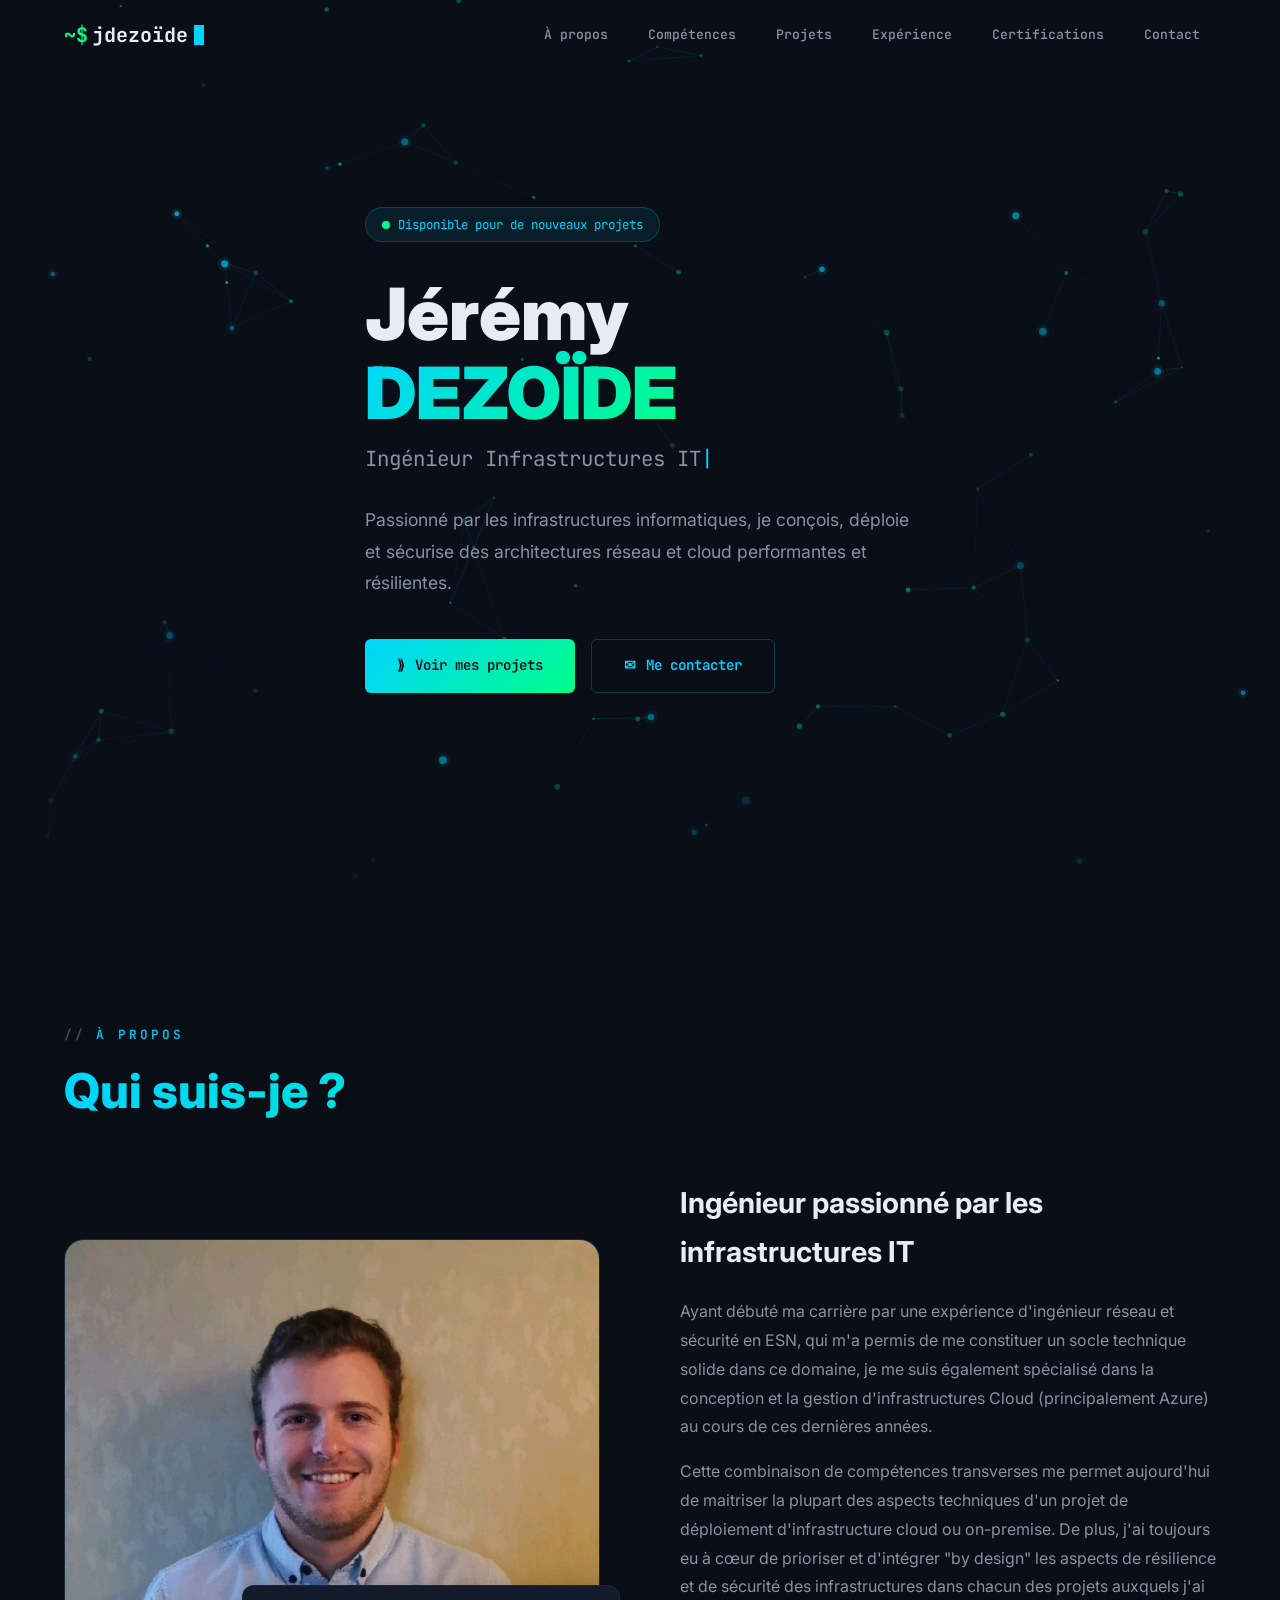
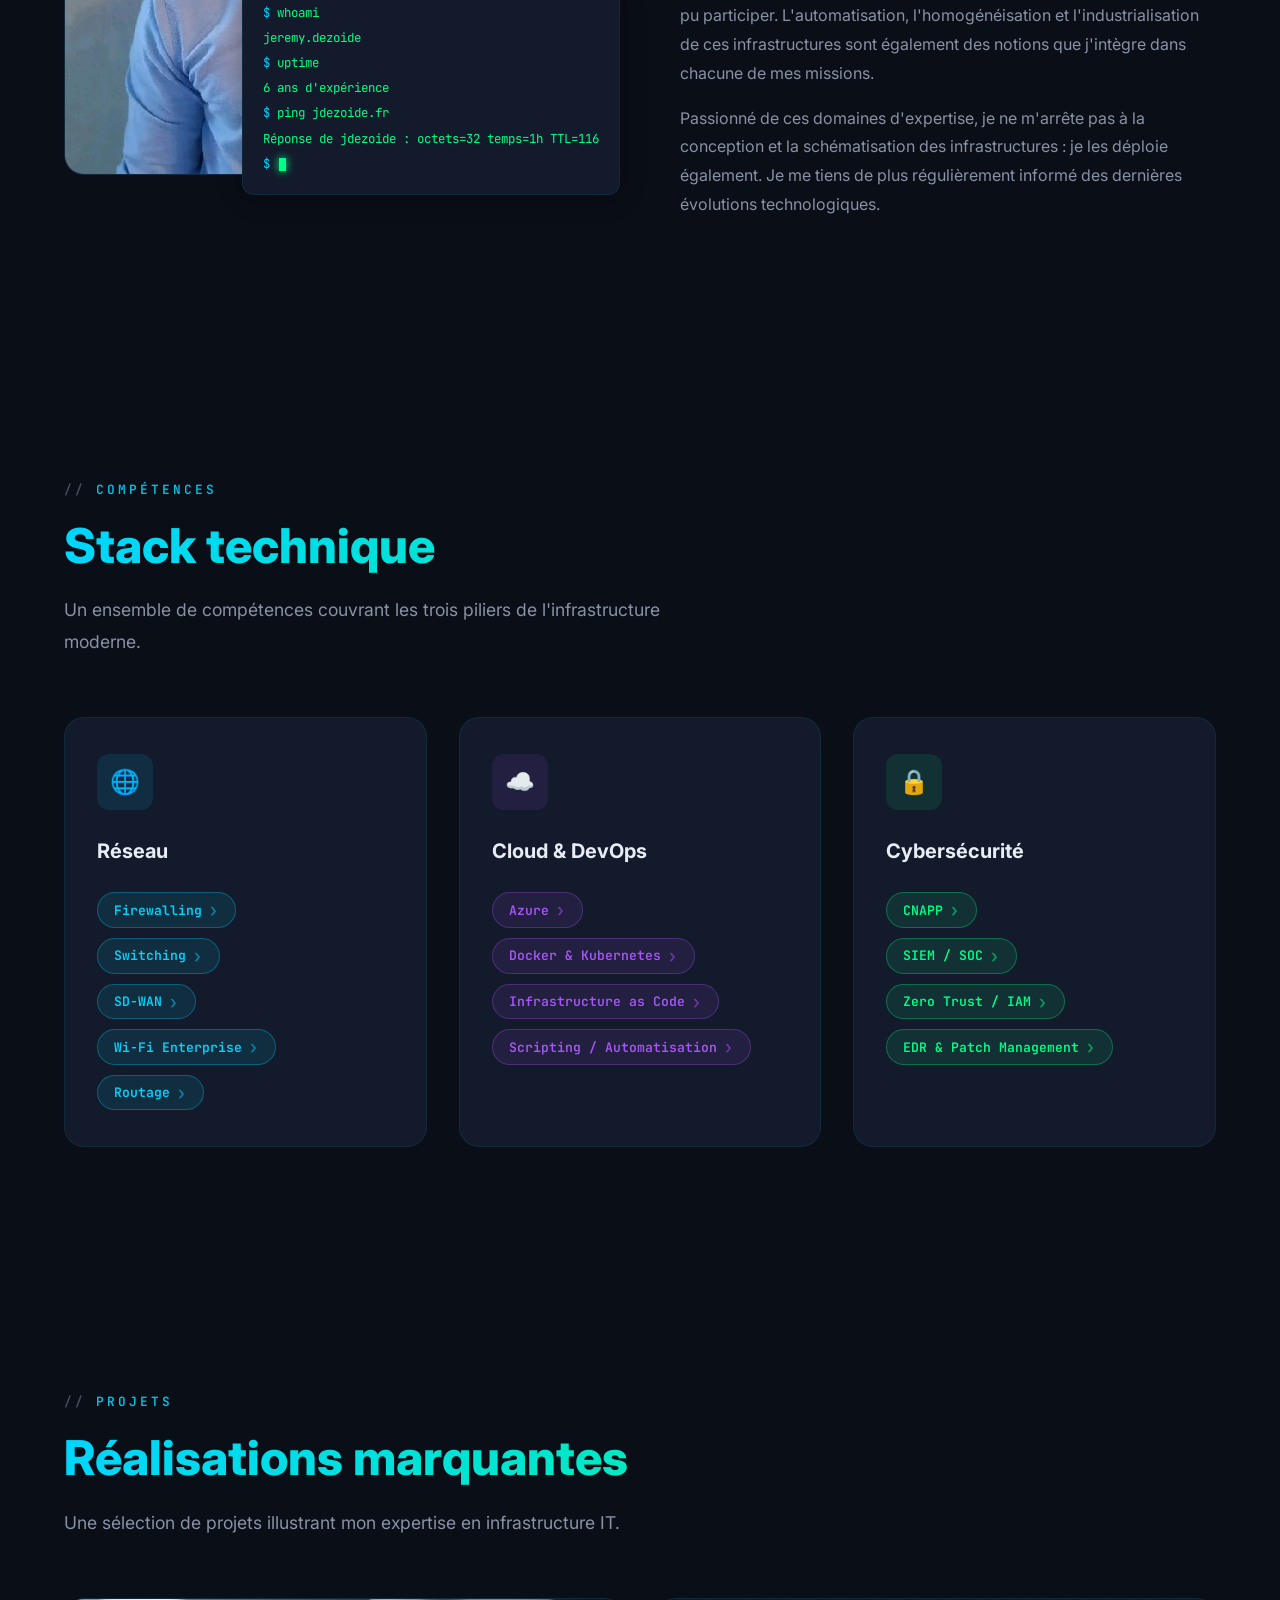
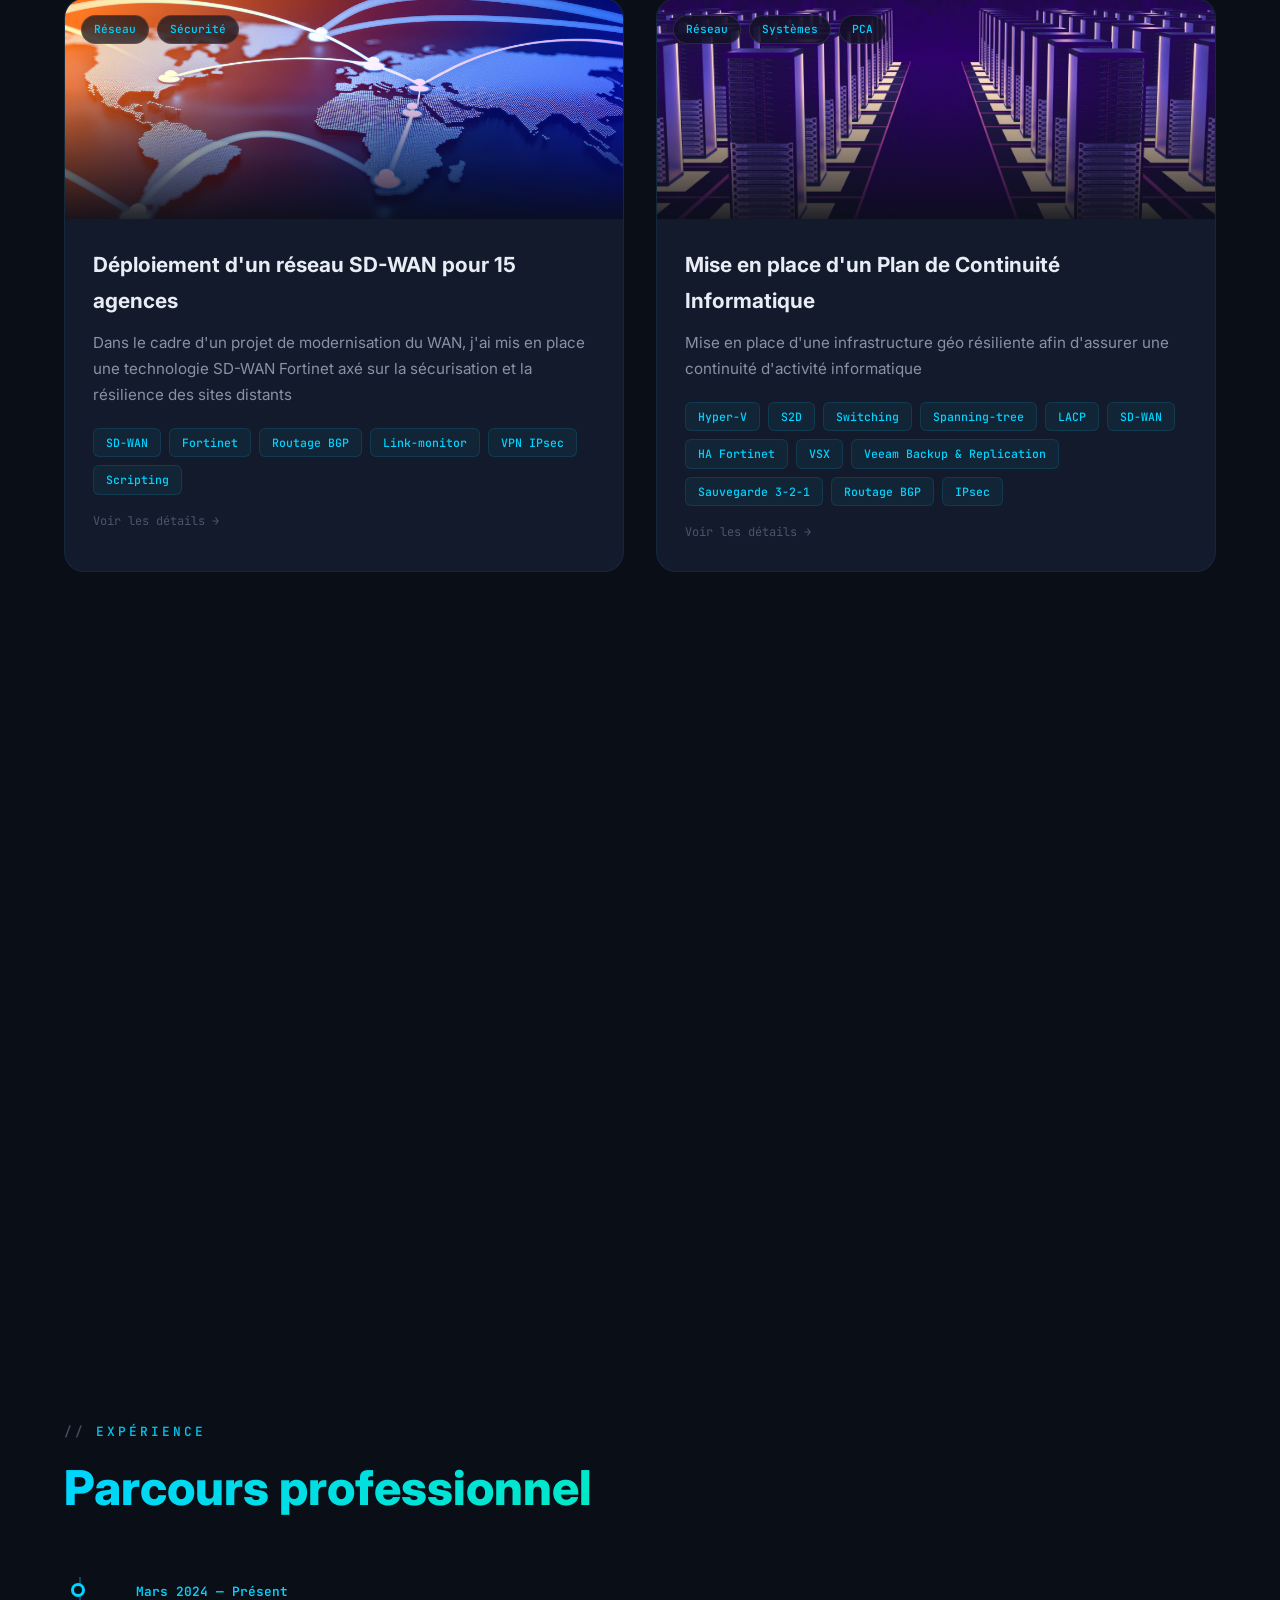
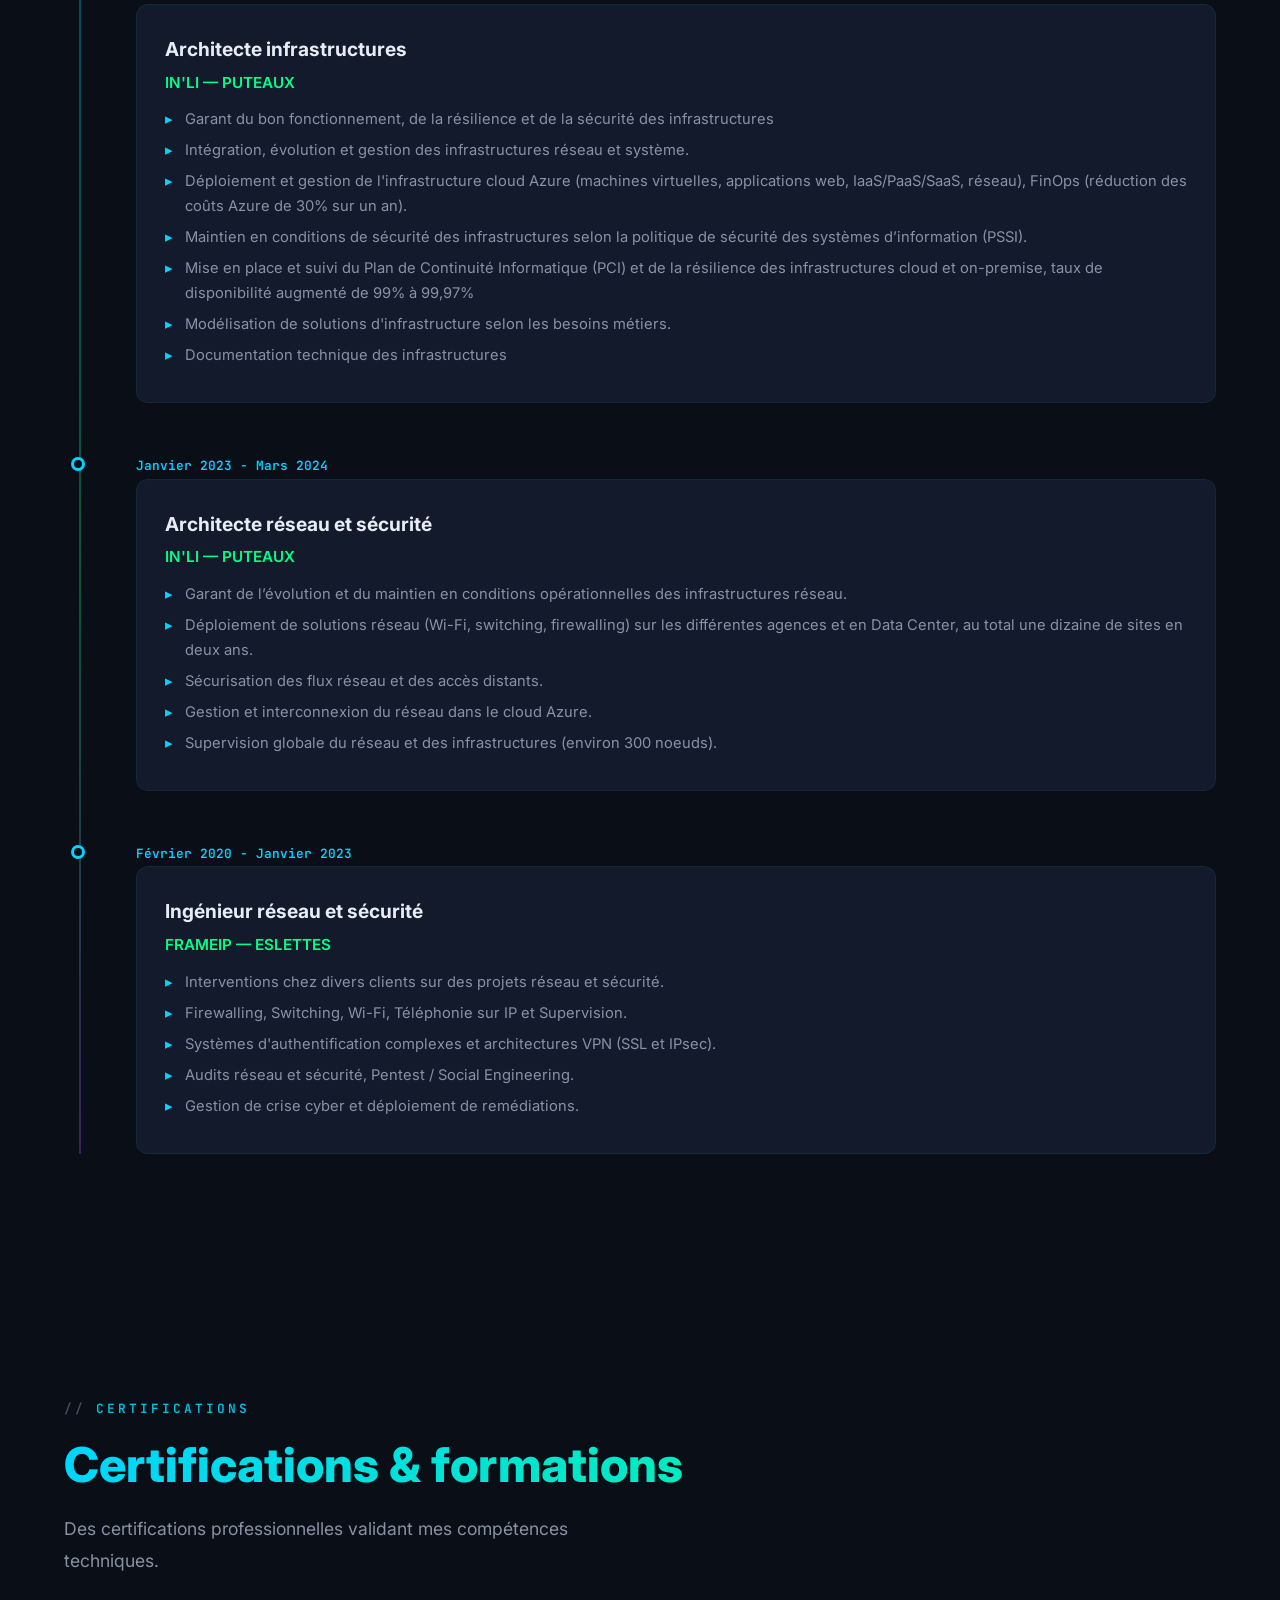
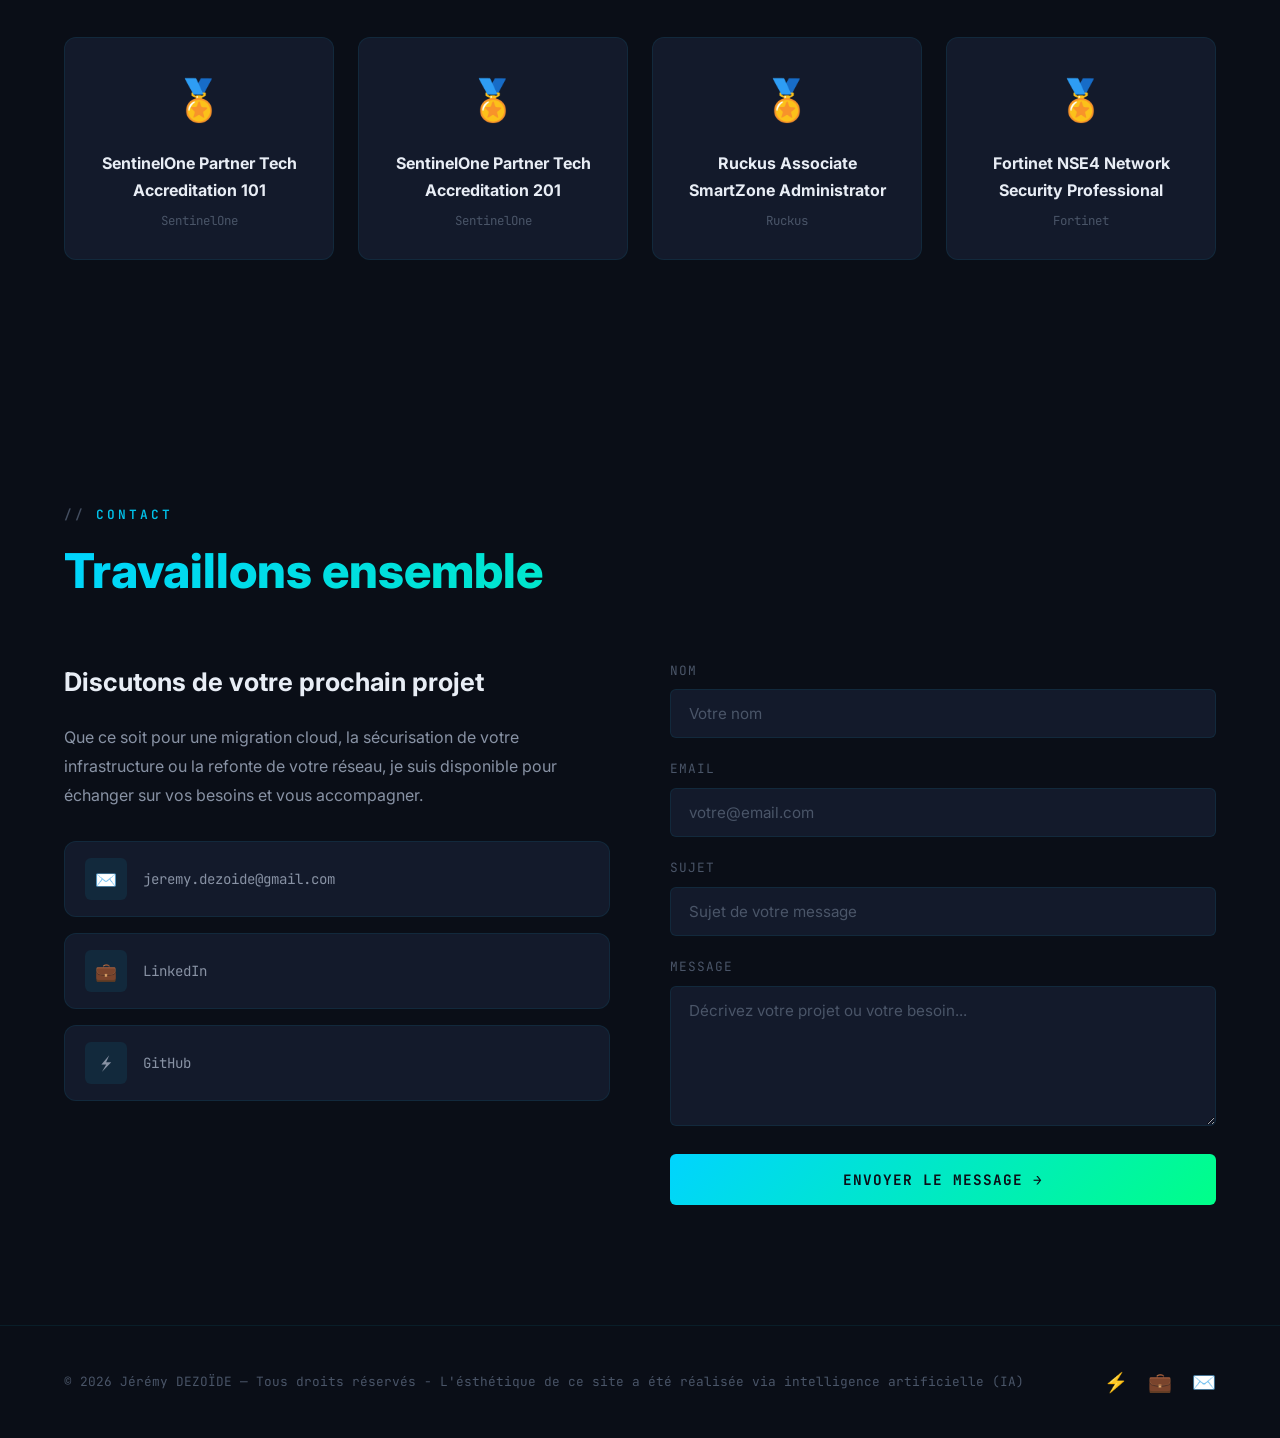
<file: index.html>
<!DOCTYPE html>
<html lang="fr">
<head>
  <meta charset="UTF-8">
  <meta name="viewport" content="width=device-width, initial-scale=1.0">
  <meta name="description" content="Portfolio de Jérémy Dezoïde — Ingénieur Infrastructures IT spécialisé en réseau, cloud et cybersécurité. Découvrez mes projets et compétences.">
  <meta name="keywords" content="infrastructure IT, réseau, cloud, cybersécurité, DevOps, portfolio, Jérémy Dezoïde">
  <meta name="author" content="Jérémy Dezoïde">
  <meta name="theme-color" content="#0a0e17">
  <title>Jérémy Dezoïde — Ingénieur Infrastructures IT</title>
  <link rel="stylesheet" href="style.css">
  <link rel="icon" href="data:image/svg+xml,<svg xmlns='http://www.w3.org/2000/svg' viewBox='0 0 100 100'><text y='.9em' font-size='90'>⚡</text></svg>">
</head>
<body>

  <!-- ==================== NAVBAR ==================== -->
  <nav class="navbar" id="navbar">
    <div class="container">
      <a href="#hero" class="nav-logo">
        <span class="prompt">~$</span> <span id="nav-logo-text">jdezoide</span><span class="cursor-blink"></span>
      </a>
      <div class="nav-links" id="nav-links">
        <a href="#about">À propos</a>
        <a href="#skills">Compétences</a>
        <a href="#projects">Projets</a>
        <a href="#experience">Expérience</a>
        <a href="#certifications">Certifications</a>
        <a href="#contact">Contact</a>
      </div>
      <button class="nav-burger" id="nav-burger" aria-label="Menu de navigation">
        <span></span>
        <span></span>
        <span></span>
      </button>
    </div>
  </nav>

  <!-- ==================== HERO ==================== -->
  <section class="hero" id="hero">
    <canvas id="network-canvas"></canvas>
    <div class="hero-gradient"></div>
    <div class="container">
      <div class="hero-content">
        <div class="hero-badge">
          <span class="status-dot"></span>
          <span id="hero-badge-text"></span>
        </div>
        <h1 class="hero-name">
          <span class="first-name" id="hero-first-name"></span><br>
          <span class="last-name" id="hero-last-name"></span>
        </h1>
        <p class="hero-title">
          <span id="typed-text"></span><span class="typed-cursor">|</span>
        </p>
        <p class="hero-description" id="hero-description"></p>
        <div class="hero-buttons">
          <a href="#projects" class="btn btn-primary">
            <span>⟫</span> Voir mes projets
          </a>
          <a href="#contact" class="btn btn-secondary">
            <span>✉</span> Me contacter
          </a>
        </div>
      </div>
    </div>
  </section>

  <!-- ==================== ABOUT ==================== -->
  <section class="section" id="about">
    <div class="container">
      <div class="reveal">
        <span class="section-label">À propos</span>
        <h2 class="section-title">Qui suis-je ?</h2>
      </div>
      <div class="about-grid">
        <div class="about-image-wrapper reveal reveal-delay-1">
          <div class="about-image-frame">
            <div class="about-avatar-placeholder">
              👨‍💻
            </div>
          </div>
          <div class="about-terminal-deco" id="about-terminal"></div>
        </div>
        <div class="about-text reveal reveal-delay-2">
          <h3 id="about-title"></h3>
          <div id="about-paragraphs"></div>
        </div>
      </div>
    </div>
  </section>

  <!-- ==================== SKILLS ==================== -->
  <section class="section" id="skills">
    <div class="container">
      <div class="reveal">
        <span class="section-label">Compétences</span>
        <h2 class="section-title">Stack technique</h2>
        <p class="section-description">
          Un ensemble de compétences couvrant les trois piliers de l'infrastructure moderne.
        </p>
      </div>
      <div class="skills-grid" id="skills-grid"></div>
    </div>
  </section>

  <!-- ==================== PROJECTS ==================== -->
  <section class="section" id="projects">
    <div class="container">
      <div class="reveal">
        <span class="section-label">Projets</span>
        <h2 class="section-title">Réalisations marquantes</h2>
        <p class="section-description">
          Une sélection de projets illustrant mon expertise en infrastructure IT.
        </p>
      </div>
      <div class="projects-grid" id="projects-grid"></div>
    </div>
  </section>

  <!-- ==================== EXPERIENCE ==================== -->
  <section class="section" id="experience">
    <div class="container">
      <div class="reveal">
        <span class="section-label">Expérience</span>
        <h2 class="section-title">Parcours professionnel</h2>
      </div>
      <div class="timeline" id="timeline"></div>
    </div>
  </section>

  <!-- ==================== CERTIFICATIONS ==================== -->
  <section class="section" id="certifications">
    <div class="container">
      <div class="reveal">
        <span class="section-label">Certifications</span>
        <h2 class="section-title">Certifications & formations</h2>
        <p class="section-description">
          Des certifications professionnelles validant mes compétences techniques.
        </p>
      </div>
      <div class="certifications-grid" id="certifications-grid"></div>
    </div>
  </section>

  <!-- ==================== CONTACT ==================== -->
  <section class="section" id="contact">
    <div class="container">
      <div class="reveal">
        <span class="section-label">Contact</span>
        <h2 class="section-title">Travaillons ensemble</h2>
      </div>
      <div class="contact-grid">
        <div class="contact-info reveal reveal-delay-1">
          <h3 id="contact-title"></h3>
          <p id="contact-description"></p>
          <div class="contact-links" id="contact-links"></div>
        </div>
        <form class="contact-form reveal reveal-delay-2" id="contact-form">
          <div class="form-group">
            <label for="name">Nom</label>
            <input type="text" id="name" name="name" placeholder="Votre nom" required>
          </div>
          <div class="form-group">
            <label for="email">Email</label>
            <input type="email" id="email" name="email" placeholder="votre@email.com" required>
          </div>
          <div class="form-group">
            <label for="subject">Sujet</label>
            <input type="text" id="subject" name="subject" placeholder="Sujet de votre message">
          </div>
          <div class="form-group">
            <label for="message">Message</label>
            <textarea id="message" name="message" placeholder="Décrivez votre projet ou votre besoin..." required></textarea>
          </div>
          <button type="submit" class="btn-submit">Envoyer le message →</button>
        </form>
      </div>
    </div>
  </section>

  <!-- ==================== FOOTER ==================== -->
  <footer class="footer">
    <div class="container">
      <div class="footer-content">
        <p class="footer-text" id="footer-text"></p>
        <div class="footer-links" id="footer-links"></div>
      </div>
    </div>
  </footer>

  <script src="script.js"></script>
</body>
</html>
</file>
<file: style.css>
/* ============================================
   PORTFOLIO — JÉRÉMY DEZOÏDE
   Thème : Infrastructures IT / Cybersécurité
   ============================================ */

/* ---------- Google Fonts ---------- */
@import url('https://fonts.googleapis.com/css2?family=Inter:wght@300;400;500;600;700;800;900&family=JetBrains+Mono:wght@400;500;600;700&display=swap');

/* ---------- CSS Variables (Design Tokens) ---------- */
:root {
  /* Colors */
  --bg-primary: #0a0e17;
  --bg-secondary: #0f1623;
  --bg-card: #131a2b;
  --bg-card-hover: #182035;
  --border-subtle: rgba(0, 212, 255, 0.08);
  --border-glow: rgba(0, 212, 255, 0.25);

  --accent-cyan: #00d4ff;
  --accent-green: #00ff88;
  --accent-purple: #a855f7;
  --accent-orange: #ff6b35;
  --accent-red: #ff3860;

  --text-primary: #e8edf5;
  --text-secondary: #8892a4;
  --text-muted: #4a5568;

  --gradient-main: linear-gradient(135deg, #00d4ff 0%, #00ff88 100%);
  --gradient-hero: linear-gradient(180deg, rgba(10, 14, 23, 0) 0%, #0a0e17 100%);
  --gradient-card: linear-gradient(135deg, rgba(0, 212, 255, 0.05) 0%, rgba(0, 255, 136, 0.02) 100%);

  /* Typography */
  --font-sans: 'Inter', -apple-system, BlinkMacSystemFont, sans-serif;
  --font-mono: 'JetBrains Mono', 'Fira Code', monospace;

  /* Spacing */
  --section-padding: 120px 0;
  --container-width: 1200px;
  --container-padding: 0 24px;

  /* Transitions */
  --transition-fast: 0.2s cubic-bezier(0.4, 0, 0.2, 1);
  --transition-base: 0.35s cubic-bezier(0.4, 0, 0.2, 1);
  --transition-slow: 0.6s cubic-bezier(0.4, 0, 0.2, 1);

  /* Shadows */
  --shadow-glow-sm: 0 0 15px rgba(0, 212, 255, 0.15);
  --shadow-glow-md: 0 0 30px rgba(0, 212, 255, 0.2);
  --shadow-glow-lg: 0 0 60px rgba(0, 212, 255, 0.15);
  --shadow-card: 0 4px 24px rgba(0, 0, 0, 0.3);

  /* Border Radius */
  --radius-sm: 6px;
  --radius-md: 12px;
  --radius-lg: 20px;
  --radius-full: 9999px;
}

/* ---------- Reset & Base ---------- */
*,
*::before,
*::after {
  margin: 0;
  padding: 0;
  box-sizing: border-box;
}

html {
  scroll-behavior: smooth;
  scroll-padding-top: 80px;
  font-size: 16px;
}

body {
  font-family: var(--font-sans);
  background-color: var(--bg-primary);
  color: var(--text-primary);
  line-height: 1.7;
  overflow-x: hidden;
  -webkit-font-smoothing: antialiased;
  -moz-osx-font-smoothing: grayscale;
}

a {
  text-decoration: none;
  color: inherit;
}

ul, ol {
  list-style: none;
}

img {
  max-width: 100%;
  display: block;
}

button {
  font-family: inherit;
  cursor: pointer;
  border: none;
  background: none;
}

/* ---------- Utilities ---------- */
.container {
  max-width: var(--container-width);
  margin: 0 auto;
  padding: var(--container-padding);
}

.section {
  padding: var(--section-padding);
  position: relative;
}

.section-label {
  display: inline-flex;
  align-items: center;
  gap: 10px;
  font-family: var(--font-mono);
  font-size: 0.8rem;
  font-weight: 600;
  color: var(--accent-cyan);
  text-transform: uppercase;
  letter-spacing: 3px;
  margin-bottom: 16px;
  opacity: 0.9;
}

.section-label::before {
  content: '//';
  color: var(--text-muted);
}

.section-title {
  font-size: clamp(2rem, 4vw, 3rem);
  font-weight: 800;
  line-height: 1.2;
  margin-bottom: 20px;
  background: var(--gradient-main);
  -webkit-background-clip: text;
  -webkit-text-fill-color: transparent;
  background-clip: text;
}

.section-description {
  font-size: 1.1rem;
  color: var(--text-secondary);
  max-width: 600px;
  line-height: 1.8;
}

.highlight {
  color: var(--accent-cyan);
  font-weight: 600;
}

/* ---------- Scanlines Overlay ---------- */
body::after {
  content: '';
  position: fixed;
  top: 0;
  left: 0;
  width: 100%;
  height: 100%;
  pointer-events: none;
  z-index: 9999;
  background: repeating-linear-gradient(
    0deg,
    transparent,
    transparent 2px,
    rgba(0, 212, 255, 0.008) 2px,
    rgba(0, 212, 255, 0.008) 4px
  );
}

/* ---------- NAVBAR ---------- */
.navbar {
  position: fixed;
  top: 0;
  left: 0;
  width: 100%;
  z-index: 1000;
  padding: 16px 0;
  transition: var(--transition-base);
  backdrop-filter: blur(0px);
}

.navbar.scrolled {
  padding: 10px 0;
  background: rgba(10, 14, 23, 0.85);
  backdrop-filter: blur(20px) saturate(180%);
  border-bottom: 1px solid var(--border-subtle);
}

.navbar .container {
  display: flex;
  align-items: center;
  justify-content: space-between;
}

.nav-logo {
  font-family: var(--font-mono);
  font-size: 1.25rem;
  font-weight: 700;
  color: var(--text-primary);
  display: flex;
  align-items: center;
  gap: 4px;
}

.nav-logo .prompt {
  color: var(--accent-green);
}

.nav-logo .cursor-blink {
  display: inline-block;
  width: 10px;
  height: 20px;
  background: var(--accent-cyan);
  animation: blink 1s step-end infinite;
  margin-left: 2px;
  vertical-align: middle;
}

@keyframes blink {
  0%, 100% { opacity: 1; }
  50% { opacity: 0; }
}

.nav-links {
  display: flex;
  align-items: center;
  gap: 8px;
}

.nav-links a {
  font-family: var(--font-mono);
  font-size: 0.82rem;
  font-weight: 500;
  color: var(--text-secondary);
  padding: 8px 16px;
  border-radius: var(--radius-sm);
  transition: var(--transition-fast);
  position: relative;
}

.nav-links a:hover,
.nav-links a.active {
  color: var(--accent-cyan);
  background: rgba(0, 212, 255, 0.06);
}

.nav-links a::after {
  content: '';
  position: absolute;
  bottom: 4px;
  left: 50%;
  transform: translateX(-50%) scaleX(0);
  width: 20px;
  height: 2px;
  background: var(--accent-cyan);
  border-radius: var(--radius-full);
  transition: var(--transition-fast);
}

.nav-links a:hover::after,
.nav-links a.active::after {
  transform: translateX(-50%) scaleX(1);
}

/* Mobile Burger */
.nav-burger {
  display: none;
  flex-direction: column;
  gap: 5px;
  padding: 8px;
  z-index: 1001;
}

.nav-burger span {
  display: block;
  width: 24px;
  height: 2px;
  background: var(--text-primary);
  border-radius: var(--radius-full);
  transition: var(--transition-base);
}

.nav-burger.active span:nth-child(1) {
  transform: rotate(45deg) translate(5px, 5px);
}

.nav-burger.active span:nth-child(2) {
  opacity: 0;
}

.nav-burger.active span:nth-child(3) {
  transform: rotate(-45deg) translate(5px, -5px);
}

/* ---------- HERO SECTION ---------- */
.hero {
  min-height: 100vh;
  display: flex;
  align-items: center;
  position: relative;
  overflow: hidden;
}

#network-canvas {
  position: absolute;
  top: 0;
  left: 0;
  width: 100%;
  height: 100%;
  z-index: 0;
}

.hero-gradient {
  position: absolute;
  bottom: 0;
  left: 0;
  width: 100%;
  height: 200px;
  background: var(--gradient-hero);
  z-index: 1;
}

.hero-content {
  position: relative;
  z-index: 2;
  max-width: 800px;
}

.hero-badge {
  display: inline-flex;
  align-items: center;
  gap: 8px;
  padding: 6px 16px;
  background: rgba(0, 212, 255, 0.08);
  border: 1px solid rgba(0, 212, 255, 0.2);
  border-radius: var(--radius-full);
  font-family: var(--font-mono);
  font-size: 0.78rem;
  color: var(--accent-cyan);
  margin-bottom: 32px;
  animation: fadeInUp 0.8s ease-out 0.2s both;
}

.hero-badge .status-dot {
  width: 8px;
  height: 8px;
  background: var(--accent-green);
  border-radius: 50%;
  animation: pulse-dot 2s ease-in-out infinite;
}

@keyframes pulse-dot {
  0%, 100% { box-shadow: 0 0 0 0 rgba(0, 255, 136, 0.4); }
  50% { box-shadow: 0 0 0 6px rgba(0, 255, 136, 0); }
}

.hero-name {
  font-size: clamp(2.8rem, 6vw, 4.5rem);
  font-weight: 900;
  line-height: 1.1;
  margin-bottom: 8px;
  animation: fadeInUp 0.8s ease-out 0.4s both;
}

.hero-name .first-name {
  color: var(--text-primary);
}

.hero-name .last-name {
  background: var(--gradient-main);
  -webkit-background-clip: text;
  -webkit-text-fill-color: transparent;
  background-clip: text;
}

.hero-title {
  font-family: var(--font-mono);
  font-size: clamp(1rem, 2vw, 1.3rem);
  color: var(--text-secondary);
  margin-bottom: 28px;
  animation: fadeInUp 0.8s ease-out 0.6s both;
  min-height: 1.6em;
}

.hero-title .typed-cursor {
  color: var(--accent-cyan);
  animation: blink 0.8s step-end infinite;
}

.hero-description {
  font-size: 1.1rem;
  color: var(--text-secondary);
  max-width: 550px;
  line-height: 1.8;
  margin-bottom: 40px;
  animation: fadeInUp 0.8s ease-out 0.8s both;
}

.hero-buttons {
  display: flex;
  gap: 16px;
  flex-wrap: wrap;
  animation: fadeInUp 0.8s ease-out 1s both;
}

@keyframes fadeInUp {
  from {
    opacity: 0;
    transform: translateY(30px);
  }
  to {
    opacity: 1;
    transform: translateY(0);
  }
}

/* Buttons */
.btn {
  display: inline-flex;
  align-items: center;
  gap: 10px;
  padding: 14px 32px;
  font-family: var(--font-mono);
  font-size: 0.88rem;
  font-weight: 600;
  border-radius: var(--radius-sm);
  transition: var(--transition-base);
  position: relative;
  overflow: hidden;
}

.btn-primary {
  background: var(--gradient-main);
  color: var(--bg-primary);
}

.btn-primary:hover {
  box-shadow: var(--shadow-glow-md);
  transform: translateY(-2px);
}

.btn-secondary {
  background: transparent;
  color: var(--accent-cyan);
  border: 1px solid var(--border-glow);
}

.btn-secondary:hover {
  background: rgba(0, 212, 255, 0.08);
  border-color: var(--accent-cyan);
  transform: translateY(-2px);
}

/* Scroll Indicator */
.scroll-indicator {
  position: absolute;
  bottom: 40px;
  left: 50%;
  transform: translateX(-50%);
  z-index: 2;
  display: flex;
  flex-direction: column;
  align-items: center;
  gap: 8px;
  animation: fadeInUp 0.8s ease-out 1.4s both;
}

.scroll-indicator span {
  font-family: var(--font-mono);
  font-size: 0.7rem;
  color: var(--text-muted);
  letter-spacing: 2px;
  text-transform: uppercase;
}

.scroll-mouse {
  width: 24px;
  height: 38px;
  border: 2px solid var(--text-muted);
  border-radius: 12px;
  position: relative;
}

.scroll-mouse::after {
  content: '';
  position: absolute;
  top: 6px;
  left: 50%;
  transform: translateX(-50%);
  width: 3px;
  height: 8px;
  background: var(--accent-cyan);
  border-radius: var(--radius-full);
  animation: scrollDown 1.8s ease-in-out infinite;
}

@keyframes scrollDown {
  0% { opacity: 1; transform: translateX(-50%) translateY(0); }
  100% { opacity: 0; transform: translateX(-50%) translateY(16px); }
}

/* ---------- ABOUT SECTION ---------- */
.about-grid {
  display: grid;
  grid-template-columns: 1fr 1fr;
  gap: 80px;
  align-items: center;
  margin-top: 60px;
}

.about-image-wrapper {
  position: relative;
}

.about-image-frame {
  position: relative;
  border-radius: var(--radius-lg);
  overflow: hidden;
  border: 1px solid var(--border-subtle);
  aspect-ratio: 1;
  background: var(--bg-card);
  display: flex;
  align-items: center;
  justify-content: center;
}

.about-image-frame img {
  width: 100%;
  height: 100%;
  object-fit: cover;
  position: relative;
  z-index: 2;
  transition: transform var(--transition);
}

.about-image-frame:hover img {
  transform: scale(1.04);
}

.about-image-frame::before {
  content: '';
  position: absolute;
  inset: 0;
  background: var(--gradient-card);
  z-index: 1;
}

.about-avatar-placeholder {
  width: 100%;
  height: 100%;
  display: flex;
  align-items: center;
  justify-content: center;
  font-size: 6rem;
  position: relative;
  z-index: 2;
}

.about-terminal-deco {
  position: absolute;
  bottom: -20px;
  right: -20px;
  background: var(--bg-card);
  border: 1px solid var(--border-subtle);
  border-radius: var(--radius-md);
  padding: 16px 20px;
  font-family: var(--font-mono);
  font-size: 0.78rem;
  color: var(--accent-green);
  box-shadow: var(--shadow-card);
  z-index: 3;
}

.about-terminal-deco .line {
  display: block;
  margin-bottom: 4px;
}

.about-terminal-deco .prompt-sign {
  color: var(--accent-cyan);
}

.about-terminal-deco .terminal-cursor {
  display: inline-block;
  width: 7px;
  height: 13px;
  background: var(--accent-green);
  animation: terminal-blink 1s step-end infinite;
  vertical-align: middle;
  margin-left: 2px;
  box-shadow: 0 0 8px var(--accent-green);
}

@keyframes terminal-blink {
  from, to { background-color: transparent; box-shadow: none; }
  50% { background-color: var(--accent-green); box-shadow: 0 0 8px var(--accent-green); }
}

.about-text h3 {
  font-size: 1.8rem;
  font-weight: 700;
  margin-bottom: 20px;
  color: var(--text-primary);
}

.about-text p {
  color: var(--text-secondary);
  margin-bottom: 16px;
  line-height: 1.8;
}



/* ---------- SKILLS SECTION ---------- */
.skills-grid {
  display: grid;
  grid-template-columns: repeat(3, 1fr);
  gap: 32px;
  margin-top: 60px;
}

.skill-category {
  background: var(--bg-card);
  border: 1px solid var(--border-subtle);
  border-radius: var(--radius-lg);
  padding: 36px 32px;
  transition: var(--transition-base);
  position: relative;
  overflow: hidden;
}

.skill-category::before {
  content: '';
  position: absolute;
  top: 0;
  left: 0;
  right: 0;
  height: 3px;
  background: var(--gradient-main);
  transform: scaleX(0);
  transition: var(--transition-base);
}

.skill-category:hover {
  border-color: var(--border-glow);
  transform: translateY(-4px);
  box-shadow: var(--shadow-glow-sm);
}

.skill-category:hover::before {
  transform: scaleX(1);
}

.skill-category-icon {
  width: 56px;
  height: 56px;
  display: flex;
  align-items: center;
  justify-content: center;
  border-radius: var(--radius-md);
  font-size: 1.5rem;
  margin-bottom: 24px;
}

.skill-category-icon.network {
  background: rgba(0, 212, 255, 0.1);
  color: var(--accent-cyan);
}

.skill-category-icon.cloud {
  background: rgba(168, 85, 247, 0.1);
  color: var(--accent-purple);
}

.skill-category-icon.security {
  background: rgba(0, 255, 136, 0.1);
  color: var(--accent-green);
}

.skill-category h3 {
  font-size: 1.25rem;
  font-weight: 700;
  margin-bottom: 24px;
  color: var(--text-primary);
}

/* Skill Tags Container */
.skill-tags {
  display: flex;
  flex-wrap: wrap;
  gap: 10px;
}

.skill-tag-wrapper {
  position: relative;
}

/* Main Skill Badge */
.skill-tag {
  display: inline-flex;
  align-items: center;
  gap: 6px;
  padding: 8px 16px;
  border-radius: var(--radius-full);
  font-family: var(--font-mono);
  font-size: 0.82rem;
  font-weight: 600;
  cursor: pointer;
  transition: all 0.3s cubic-bezier(0.4, 0, 0.2, 1);
  white-space: nowrap;
}

.skill-tag.network {
  background: rgba(0, 212, 255, 0.1);
  border: 1px solid rgba(0, 212, 255, 0.3);
  color: var(--accent-cyan);
}

.skill-tag.cloud {
  background: rgba(168, 85, 247, 0.1);
  border: 1px solid rgba(168, 85, 247, 0.3);
  color: var(--accent-purple);
}

.skill-tag.security {
  background: rgba(0, 255, 136, 0.1);
  border: 1px solid rgba(0, 255, 136, 0.3);
  color: var(--accent-green);
}

.skill-tag:hover,
.skill-tag.active {
  transform: translateY(-2px);
}

.skill-tag.network:hover,
.skill-tag.network.active {
  background: rgba(0, 212, 255, 0.18);
  border-color: rgba(0, 212, 255, 0.55);
  box-shadow: 0 0 18px rgba(0, 212, 255, 0.2);
}

.skill-tag.cloud:hover,
.skill-tag.cloud.active {
  background: rgba(168, 85, 247, 0.18);
  border-color: rgba(168, 85, 247, 0.55);
  box-shadow: 0 0 18px rgba(168, 85, 247, 0.2);
}

.skill-tag.security:hover,
.skill-tag.security.active {
  background: rgba(0, 255, 136, 0.18);
  border-color: rgba(0, 255, 136, 0.55);
  box-shadow: 0 0 18px rgba(0, 255, 136, 0.2);
}

.skill-tag-chevron {
  font-size: 1.1rem;
  line-height: 1;
  transition: transform 0.3s ease;
  opacity: 0.5;
}

.skill-tag.active .skill-tag-chevron {
  transform: rotate(90deg);
  opacity: 1;
}

/* Sub-Skills Panel */
.skill-sub-panel {
  display: flex;
  flex-wrap: wrap;
  gap: 6px;
  max-height: 0;
  overflow: hidden;
  opacity: 0;
  padding: 0;
  margin-top: 0;
  transition: max-height 0.4s cubic-bezier(0.4, 0, 0.2, 1),
              opacity 0.3s ease,
              padding 0.3s ease,
              margin-top 0.3s ease;
}

.skill-sub-panel.open {
  max-height: 200px;
  opacity: 1;
  padding: 8px 0 4px;
  margin-top: 4px;
}

/* Sub-Skill Tags */
.skill-sub-tag {
  display: inline-block;
  padding: 4px 12px;
  border-radius: var(--radius-full);
  font-family: var(--font-mono);
  font-size: 0.72rem;
  font-weight: 400;
  border: 1px solid rgba(255, 255, 255, 0.06);
  animation: fadeInTag 0.3s ease forwards;
  opacity: 0;
}

.skill-sub-tag:nth-child(1) { animation-delay: 0.05s; }
.skill-sub-tag:nth-child(2) { animation-delay: 0.1s; }
.skill-sub-tag:nth-child(3) { animation-delay: 0.15s; }
.skill-sub-tag:nth-child(4) { animation-delay: 0.2s; }
.skill-sub-tag:nth-child(5) { animation-delay: 0.25s; }

.skill-sub-panel.open .skill-sub-tag {
  opacity: 0;
  animation: fadeInTag 0.3s ease forwards;
}

@keyframes fadeInTag {
  from { opacity: 0; transform: translateY(4px) scale(0.95); }
  to   { opacity: 1; transform: translateY(0) scale(1); }
}

.skill-sub-tag.network {
  background: rgba(0, 212, 255, 0.06);
  border-color: rgba(0, 212, 255, 0.15);
  color: rgba(0, 212, 255, 0.8);
}

.skill-sub-tag.cloud {
  background: rgba(168, 85, 247, 0.06);
  border-color: rgba(168, 85, 247, 0.15);
  color: rgba(168, 85, 247, 0.8);
}

.skill-sub-tag.security {
  background: rgba(0, 255, 136, 0.06);
  border-color: rgba(0, 255, 136, 0.15);
  color: rgba(0, 255, 136, 0.8);
}

/* ---------- PROJECTS SECTION ---------- */
.projects-grid {
  display: grid;
  grid-template-columns: repeat(2, 1fr);
  gap: 32px;
  margin-top: 60px;
}

.project-card {
  background: var(--bg-card);
  border: 1px solid var(--border-subtle);
  border-radius: var(--radius-lg);
  overflow: hidden;
  transition: var(--transition-base);
  position: relative;
  group: true;
}

.project-card:hover {
  border-color: var(--border-glow);
  transform: translateY(-6px);
  box-shadow: var(--shadow-glow-md);
}

.project-image {
  width: 100%;
  height: 220px;
  background: var(--bg-secondary);
  position: relative;
  overflow: hidden;
}

.project-image-inner {
  width: 100%;
  height: 100%;
  display: flex;
  align-items: center;
  justify-content: center;
  font-size: 3rem;
  background: var(--gradient-card);
  transition: var(--transition-slow);
}

.project-card:hover .project-image-inner {
  transform: scale(1.05);
}

.project-overlay {
  position: absolute;
  inset: 0;
  background: linear-gradient(180deg, transparent 40%, rgba(10, 14, 23, 0.9) 100%);
}

.project-tags {
  position: absolute;
  top: 16px;
  left: 16px;
  display: flex;
  gap: 8px;
  flex-wrap: wrap;
  z-index: 2;
}

.project-tag {
  padding: 4px 12px;
  background: rgba(10, 14, 23, 0.7);
  backdrop-filter: blur(10px);
  border: 1px solid rgba(255, 255, 255, 0.1);
  border-radius: var(--radius-full);
  font-family: var(--font-mono);
  font-size: 0.7rem;
  color: var(--accent-cyan);
  font-weight: 500;
}

.project-body {
  padding: 28px;
}

.project-title {
  font-size: 1.3rem;
  font-weight: 700;
  margin-bottom: 12px;
  color: var(--text-primary);
  display: flex;
  align-items: center;
  gap: 10px;
}

.project-title .arrow {
  opacity: 0;
  transform: translateX(-8px);
  transition: var(--transition-fast);
  color: var(--accent-cyan);
}

.project-card:hover .project-title .arrow {
  opacity: 1;
  transform: translateX(0);
}

.project-description {
  color: var(--text-secondary);
  font-size: 0.95rem;
  line-height: 1.7;
  margin-bottom: 20px;
}

.project-tech-stack {
  display: flex;
  gap: 8px;
  flex-wrap: wrap;
}

.tech-badge {
  padding: 4px 12px;
  background: rgba(0, 212, 255, 0.06);
  border: 1px solid rgba(0, 212, 255, 0.12);
  border-radius: var(--radius-sm);
  font-family: var(--font-mono);
  font-size: 0.72rem;
  color: var(--accent-cyan);
  font-weight: 500;
}

/* ---------- EXPERIENCE / TIMELINE ---------- */
.timeline {
  position: relative;
  margin-top: 60px;
  padding-left: 40px;
}

.timeline::before {
  content: '';
  position: absolute;
  left: 15px;
  top: 0;
  bottom: 0;
  width: 2px;
  background: linear-gradient(180deg, var(--accent-cyan), var(--accent-green), var(--accent-purple));
  opacity: 0.3;
}

.timeline-item {
  position: relative;
  margin-bottom: 48px;
  padding-left: 32px;
}

.timeline-item:last-child {
  margin-bottom: 0;
}

.timeline-dot {
  position: absolute;
  left: -33px;
  top: 6px;
  width: 14px;
  height: 14px;
  border-radius: 50%;
  background: var(--bg-primary);
  border: 3px solid var(--accent-cyan);
  z-index: 2;
  transition: var(--transition-base);
}

.timeline-item:hover .timeline-dot {
  background: var(--accent-cyan);
  box-shadow: 0 0 15px rgba(0, 212, 255, 0.5);
}

.timeline-date {
  font-family: var(--font-mono);
  font-size: 0.8rem;
  color: var(--accent-cyan);
  margin-bottom: 8px;
  font-weight: 600;
}

.timeline-card {
  background: var(--bg-card);
  border: 1px solid var(--border-subtle);
  border-radius: var(--radius-md);
  padding: 28px;
  transition: var(--transition-base);
}

.timeline-item:hover .timeline-card {
  border-color: var(--border-glow);
  box-shadow: var(--shadow-glow-sm);
}

.timeline-role {
  font-size: 1.2rem;
  font-weight: 700;
  color: var(--text-primary);
  margin-bottom: 4px;
}

.timeline-company {
  font-size: 0.95rem;
  color: var(--accent-green);
  font-weight: 600;
  margin-bottom: 12px;
}

.timeline-description {
  color: var(--text-secondary);
  font-size: 0.92rem;
  line-height: 1.7;
}

.timeline-description li {
  position: relative;
  padding-left: 20px;
  margin-bottom: 6px;
}

.timeline-description li::before {
  content: '▸';
  position: absolute;
  left: 0;
  color: var(--accent-cyan);
}

/* ---------- CERTIFICATIONS ---------- */
.certifications-grid {
  display: grid;
  grid-template-columns: repeat(auto-fill, minmax(250px, 1fr));
  gap: 24px;
  margin-top: 60px;
}

.cert-card {
  background: var(--bg-card);
  border: 1px solid var(--border-subtle);
  border-radius: var(--radius-md);
  padding: 28px 24px;
  text-align: center;
  transition: var(--transition-base);
}

.cert-card:hover {
  border-color: var(--border-glow);
  transform: translateY(-4px);
  box-shadow: var(--shadow-glow-sm);
}

.cert-icon {
  font-size: 2.5rem;
  margin-bottom: 16px;
}

.cert-name {
  font-size: 1rem;
  font-weight: 700;
  color: var(--text-primary);
  margin-bottom: 6px;
}

.cert-issuer {
  font-family: var(--font-mono);
  font-size: 0.78rem;
  color: var(--text-muted);
}

/* ---------- CONTACT SECTION ---------- */
.contact-grid {
  display: grid;
  grid-template-columns: 1fr 1fr;
  gap: 60px;
  margin-top: 60px;
}

.contact-info h3 {
  font-size: 1.6rem;
  font-weight: 700;
  margin-bottom: 20px;
  color: var(--text-primary);
}

.contact-info p {
  color: var(--text-secondary);
  margin-bottom: 32px;
  line-height: 1.8;
}

.contact-links {
  display: flex;
  flex-direction: column;
  gap: 16px;
}

.contact-link {
  display: flex;
  align-items: center;
  gap: 16px;
  padding: 16px 20px;
  background: var(--bg-card);
  border: 1px solid var(--border-subtle);
  border-radius: var(--radius-md);
  transition: var(--transition-base);
  font-family: var(--font-mono);
  font-size: 0.88rem;
  color: var(--text-secondary);
}

.contact-link:hover {
  border-color: var(--border-glow);
  color: var(--accent-cyan);
  box-shadow: var(--shadow-glow-sm);
  transform: translateX(4px);
}

.contact-link-icon {
  width: 42px;
  height: 42px;
  display: flex;
  align-items: center;
  justify-content: center;
  background: rgba(0, 212, 255, 0.08);
  border-radius: var(--radius-sm);
  font-size: 1.1rem;
  flex-shrink: 0;
}

.contact-form {
  display: flex;
  flex-direction: column;
  gap: 20px;
}

.form-group {
  position: relative;
}

.form-group label {
  display: block;
  font-family: var(--font-mono);
  font-size: 0.8rem;
  color: var(--text-muted);
  margin-bottom: 8px;
  text-transform: uppercase;
  letter-spacing: 1px;
}

.form-group input,
.form-group textarea {
  width: 100%;
  padding: 14px 18px;
  background: var(--bg-card);
  border: 1px solid var(--border-subtle);
  border-radius: var(--radius-sm);
  color: var(--text-primary);
  font-family: var(--font-sans);
  font-size: 0.95rem;
  transition: var(--transition-fast);
  outline: none;
}

.form-group input:focus,
.form-group textarea:focus {
  border-color: var(--accent-cyan);
  box-shadow: 0 0 0 3px rgba(0, 212, 255, 0.1);
}

.form-group textarea {
  min-height: 140px;
  resize: vertical;
}

.form-group input::placeholder,
.form-group textarea::placeholder {
  color: var(--text-muted);
}

.btn-submit {
  width: 100%;
  padding: 16px;
  background: var(--gradient-main);
  color: var(--bg-primary);
  font-family: var(--font-mono);
  font-size: 0.9rem;
  font-weight: 700;
  border-radius: var(--radius-sm);
  transition: var(--transition-base);
  text-transform: uppercase;
  letter-spacing: 1px;
}

.btn-submit:hover {
  box-shadow: var(--shadow-glow-md);
  transform: translateY(-2px);
}

/* ---------- FOOTER ---------- */
.footer {
  padding: 40px 0;
  border-top: 1px solid var(--border-subtle);
  text-align: center;
}

.footer-content {
  display: flex;
  justify-content: space-between;
  align-items: center;
}

.footer-text {
  font-family: var(--font-mono);
  font-size: 0.8rem;
  color: var(--text-muted);
}

.footer-links {
  display: flex;
  gap: 20px;
}

.footer-links a {
  color: var(--text-muted);
  font-size: 1.2rem;
  transition: var(--transition-fast);
}

.footer-links a:hover {
  color: var(--accent-cyan);
}

/* ---------- SCROLL ANIMATIONS ---------- */
.reveal {
  opacity: 0;
  transform: translateY(40px);
  transition: opacity 0.8s ease-out, transform 0.8s ease-out;
}

.reveal.visible {
  opacity: 1;
  transform: translateY(0);
}

.reveal-delay-1 { transition-delay: 0.1s; }
.reveal-delay-2 { transition-delay: 0.2s; }
.reveal-delay-3 { transition-delay: 0.3s; }
.reveal-delay-4 { transition-delay: 0.4s; }

/* ---------- RESPONSIVE ---------- */
@media (max-width: 1024px) {
  .skills-grid {
    grid-template-columns: 1fr;
    gap: 24px;
  }

  .about-grid {
    grid-template-columns: 1fr;
    gap: 48px;
  }

  .about-image-wrapper {
    max-width: 400px;
    margin: 0 auto;
  }

  .contact-grid {
    grid-template-columns: 1fr;
    gap: 40px;
  }
}

@media (max-width: 768px) {
  :root {
    --section-padding: 80px 0;
  }

  .nav-links {
    position: fixed;
    top: 0;
    right: -100%;
    width: 280px;
    height: 100vh;
    background: rgba(15, 22, 35, 0.98);
    backdrop-filter: blur(20px);
    flex-direction: column;
    justify-content: center;
    gap: 8px;
    padding: 24px;
    transition: var(--transition-base);
    border-left: 1px solid var(--border-subtle);
  }

  .nav-links.open {
    right: 0;
  }

  .nav-links a {
    font-size: 1rem;
    padding: 14px 20px;
    width: 100%;
    text-align: center;
  }

  .nav-burger {
    display: flex;
  }

  .projects-grid {
    grid-template-columns: 1fr;
  }

  .hero-buttons {
    flex-direction: column;
  }

  .hero-buttons .btn {
    text-align: center;
    justify-content: center;
  }



  .about-terminal-deco {
    position: relative;
    bottom: auto;
    right: auto;
    margin-top: 16px;
    width: 100%;
    font-size: 0.72rem;
    padding: 12px 16px;
  }

  .footer-content {
    flex-direction: column;
    gap: 16px;
  }

  .timeline {
    padding-left: 24px;
  }

  .timeline-item {
    padding-left: 24px;
  }

  .timeline-dot {
    left: -28px;
  }
}

@media (max-width: 480px) {
  .about-stats {
    grid-template-columns: 1fr;
  }

  .certifications-grid {
    grid-template-columns: 1fr;
  }
}

/* ---------- PROJECT DETAIL MODAL ---------- */
.project-modal-overlay {
  position: fixed;
  inset: 0;
  z-index: 10000;
  background: rgba(5, 8, 14, 0.85);
  backdrop-filter: blur(12px);
  display: flex;
  align-items: center;
  justify-content: center;
  opacity: 0;
  visibility: hidden;
  transition: opacity 0.4s ease, visibility 0.4s ease;
  padding: 24px;
}

.project-modal-overlay.active {
  opacity: 1;
  visibility: visible;
}

.project-modal {
  background: var(--bg-secondary);
  border: 1px solid var(--border-glow);
  border-radius: var(--radius-lg);
  width: 100%;
  max-width: 900px;
  max-height: 85vh;
  overflow-y: auto;
  transform: translateY(40px) scale(0.95);
  transition: transform 0.4s cubic-bezier(0.4, 0, 0.2, 1);
  box-shadow: var(--shadow-glow-lg), 0 20px 60px rgba(0, 0, 0, 0.5);
  scrollbar-width: thin;
  scrollbar-color: rgba(0, 212, 255, 0.2) transparent;
}

.project-modal::-webkit-scrollbar {
  width: 6px;
}

.project-modal::-webkit-scrollbar-track {
  background: transparent;
}

.project-modal::-webkit-scrollbar-thumb {
  background: rgba(0, 212, 255, 0.2);
  border-radius: 3px;
}

.project-modal-overlay.active .project-modal {
  transform: translateY(0) scale(1);
}

.project-modal-header {
  position: sticky;
  top: 0;
  z-index: 2;
  background: var(--bg-secondary);
  border-bottom: 1px solid var(--border-subtle);
  padding: 28px 36px;
  display: flex;
  justify-content: space-between;
  align-items: flex-start;
  gap: 20px;
}

.project-modal-header-info {
  flex: 1;
}

.project-modal-header-info .project-tags {
  display: flex;
  gap: 8px;
  flex-wrap: wrap;
  margin-bottom: 12px;
  position: static;
}

.project-modal-title {
  font-size: 1.8rem;
  font-weight: 800;
  background: var(--gradient-main);
  -webkit-background-clip: text;
  -webkit-text-fill-color: transparent;
  background-clip: text;
  line-height: 1.3;
}

.project-modal-close {
  width: 40px;
  height: 40px;
  display: flex;
  align-items: center;
  justify-content: center;
  border-radius: var(--radius-sm);
  background: rgba(255, 255, 255, 0.04);
  border: 1px solid var(--border-subtle);
  color: var(--text-secondary);
  font-size: 1.2rem;
  transition: var(--transition-fast);
  flex-shrink: 0;
  cursor: pointer;
}

.project-modal-close:hover {
  background: rgba(255, 56, 96, 0.1);
  border-color: var(--accent-red);
  color: var(--accent-red);
}

.project-modal-body {
  padding: 36px;
}

/* Custom results display */
.project-results-container {
  display: grid;
  grid-template-columns: 1fr 1fr;
  gap: 16px;
  margin-top: 12px;
}

@media (max-width: 600px) {
  .project-results-container {
    grid-template-columns: 1fr;
  }
}

.project-result-card {
  background: rgba(0, 255, 136, 0.04);
  border: 1px solid rgba(0, 255, 136, 0.15);
  border-left: 4px solid var(--accent-green);
  border-radius: var(--radius-md);
  padding: 16px 20px;
  display: flex;
  align-items: flex-start;
  gap: 14px;
  box-shadow: 0 4px 12px rgba(0, 255, 136, 0.02);
  transition: var(--transition-fast);
}

.project-result-card:hover {
  background: rgba(0, 255, 136, 0.07);
  border-color: rgba(0, 255, 136, 0.3);
  box-shadow: 0 4px 20px rgba(0, 255, 136, 0.08);
  transform: translateY(-2px);
}

.project-result-icon {
  font-size: 1.25rem;
  color: var(--accent-green);
  line-height: 1;
  flex-shrink: 0;
  text-shadow: 0 0 10px rgba(0, 255, 136, 0.5);
}

.project-result-text {
  color: var(--text-primary);
  font-size: 0.92rem;
  font-weight: 500;
  line-height: 1.5;
}

.project-modal-section {
  margin-bottom: 32px;
}

.project-modal-section:last-child {
  margin-bottom: 0;
}

.project-modal-section-title {
  display: flex;
  align-items: center;
  gap: 10px;
  font-family: var(--font-mono);
  font-size: 0.82rem;
  font-weight: 600;
  color: var(--accent-green);
  text-transform: uppercase;
  letter-spacing: 2px;
  margin-bottom: 16px;
  padding-bottom: 10px;
  border-bottom: 1px solid rgba(0, 255, 136, 0.1);
}

.project-modal-section-title::before {
  content: '▸';
  color: var(--accent-cyan);
}

.project-modal-text {
  color: var(--text-secondary);
  font-size: 0.95rem;
  line-height: 1.8;
}

.project-modal-list {
  list-style: none;
  padding: 0;
}

.project-modal-list li {
  position: relative;
  padding: 10px 0 10px 28px;
  color: var(--text-secondary);
  font-size: 0.92rem;
  line-height: 1.6;
  border-bottom: 1px solid rgba(255, 255, 255, 0.03);
}

.project-modal-list li:last-child {
  border-bottom: none;
}

.project-modal-list li::before {
  content: '';
  position: absolute;
  left: 0;
  top: 16px;
  width: 8px;
  height: 8px;
  border-radius: 2px;
  background: var(--accent-cyan);
  opacity: 0.6;
}

.project-modal-challenges {
  background: var(--bg-card);
  border: 1px solid rgba(255, 107, 53, 0.15);
  border-left: 3px solid var(--accent-orange);
  border-radius: var(--radius-md);
  padding: 20px 24px;
  color: var(--text-secondary);
  font-size: 0.92rem;
  line-height: 1.8;
}

.project-modal-tech {
  display: flex;
  flex-wrap: wrap;
  gap: 10px;
  margin-top: 24px;
  padding-top: 24px;
  border-top: 1px solid var(--border-subtle);
}

.project-modal-tech .tech-badge {
  padding: 6px 16px;
  font-size: 0.78rem;
}

/* Project card cursor */
.project-card {
  cursor: pointer;
}

.project-card .project-body::after {
  content: 'Voir les détails →';
  display: block;
  margin-top: 16px;
  font-family: var(--font-mono);
  font-size: 0.75rem;
  color: var(--text-muted);
  transition: var(--transition-fast);
}

.project-card:hover .project-body::after {
  color: var(--accent-cyan);
}

/* Modal responsive */
@media (max-width: 768px) {
  .project-modal-overlay {
    padding: 0;
    align-items: flex-end;
  }

  .project-modal {
    max-height: 92vh;
    border-radius: var(--radius-lg) var(--radius-lg) 0 0;
    max-width: 100%;
  }

  .project-modal-header {
    padding: 20px 24px;
  }

  .project-modal-title {
    font-size: 1.4rem;
  }

  .project-modal-body {
    padding: 24px;
  }
}

/* ---------- PROJECT DIAGRAM & LIGHTBOX ---------- */
.project-modal-diagram {
  background: rgba(15, 20, 32, 0.4);
  border: 1px dashed var(--border-glow);
  border-radius: var(--radius-md);
  padding: 16px;
  display: flex;
  justify-content: center;
  align-items: center;
  margin-top: 12px;
  overflow: hidden;
  cursor: zoom-in;
  transition: var(--transition-fast);
}

.project-modal-diagram:hover {
  border-color: var(--accent-cyan);
  background: rgba(0, 212, 255, 0.02);
  box-shadow: 0 0 25px rgba(0, 212, 255, 0.08);
}

.project-modal-diagram img {
  max-width: 100%;
  height: auto;
  max-height: 380px;
  object-fit: contain;
  border-radius: var(--radius-sm);
  display: block;
}

/* Lightbox */
.lightbox-overlay {
  position: fixed;
  inset: 0;
  z-index: 20000;
  background: rgba(5, 8, 14, 0.96);
  backdrop-filter: blur(10px);
  display: flex;
  align-items: center;
  justify-content: center;
  opacity: 0;
  visibility: hidden;
  transition: opacity 0.3s cubic-bezier(0.4, 0, 0.2, 1), visibility 0.3s cubic-bezier(0.4, 0, 0.2, 1);
  padding: 24px;
}

.lightbox-overlay.active {
  opacity: 1;
  visibility: visible;
}

.lightbox-content {
  position: relative;
  max-width: 90%;
  max-height: 90%;
  display: flex;
  flex-direction: column;
  align-items: center;
  gap: 16px;
  transform: scale(0.95);
  transition: transform 0.3s cubic-bezier(0.4, 0, 0.2, 1);
}

.lightbox-overlay.active .lightbox-content {
  transform: scale(1);
}

.lightbox-content img {
  max-width: 100%;
  max-height: 80vh;
  object-fit: contain;
  border-radius: var(--radius-md);
  box-shadow: 0 10px 50px rgba(0, 212, 255, 0.2);
  border: 1px solid rgba(255, 255, 255, 0.08);
}

.lightbox-title {
  font-family: var(--font-mono);
  color: var(--text-primary);
  font-size: 0.82rem;
  letter-spacing: 1px;
  text-align: center;
}

.lightbox-close {
  position: absolute;
  top: -48px;
  right: 0;
  background: rgba(255, 255, 255, 0.04);
  border: 1px solid var(--border-subtle);
  border-radius: var(--radius-sm);
  color: var(--text-secondary);
  font-size: 1.2rem;
  width: 36px;
  height: 36px;
  cursor: pointer;
  display: flex;
  align-items: center;
  justify-content: center;
  transition: var(--transition-fast);
}

.lightbox-close:hover {
  background: rgba(255, 56, 96, 0.1);
  border-color: var(--accent-red);
  color: var(--accent-red);
}
</file>
